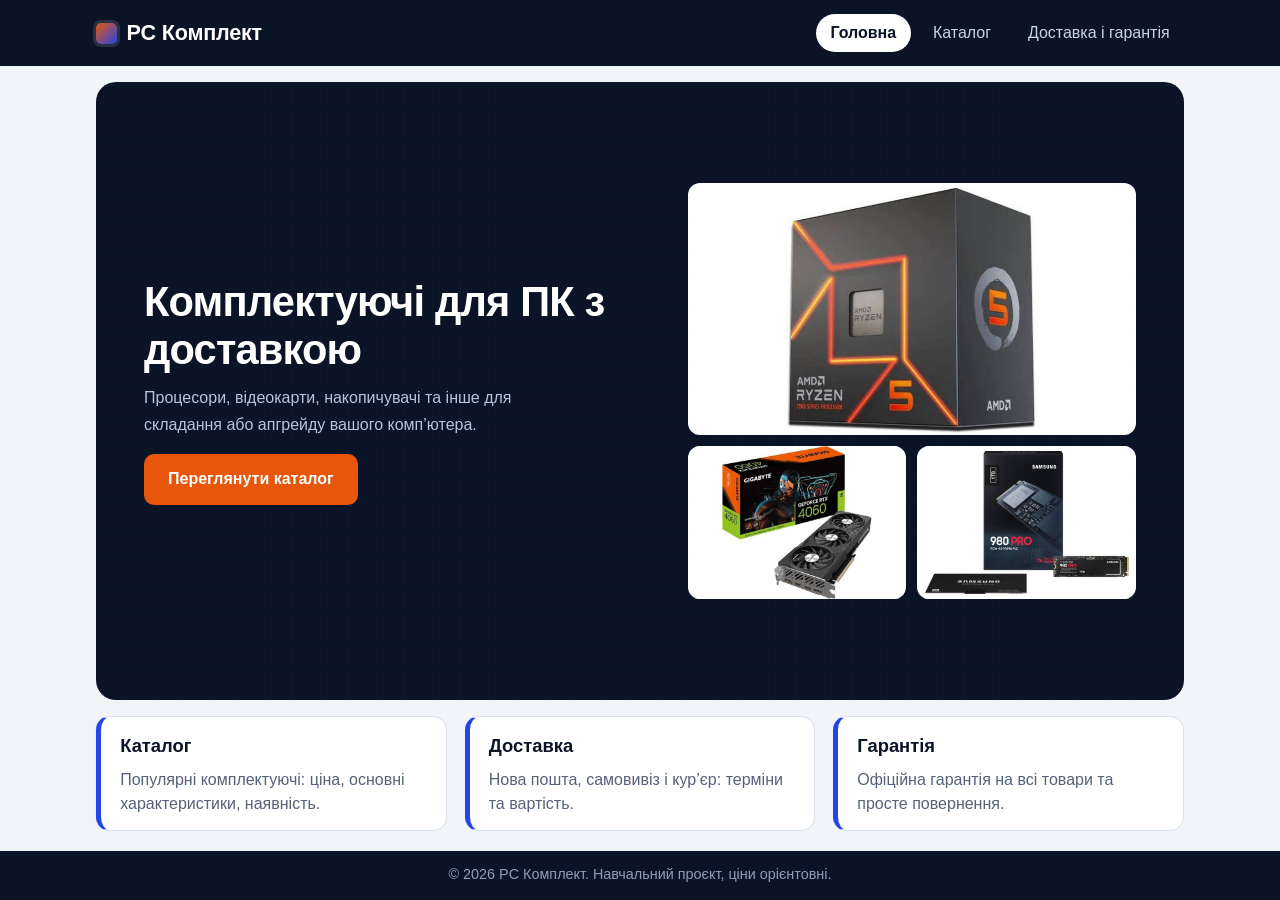
<file: index.html>
<!DOCTYPE html>
<html lang="uk">
<head>
<meta charset="UTF-8">
<meta name="viewport" content="width=device-width, initial-scale=1">
<title>Головна — PC Комплект</title>
<link rel="stylesheet" href="style.css">
</head>
<body class="home">
<header class="top">
<div class="top-wrap">
<div class="brand">PC Комплект</div>
<nav class="main-nav"><ul>
<li><a href="index.html" class="on" aria-current="page">Головна</a></li>
<li><a href="catalog.html">Каталог</a></li>
<li><a href="delivery.html">Доставка і гарантія</a></li>
</ul></nav>
</div>
</header>
<main class="content">
<section class="banner">
<div class="banner-text">
<h1>Комплектуючі для ПК з доставкою</h1>
<p>Процесори, відеокарти, накопичувачі та інше для складання або апгрейду вашого комп’ютера.</p>
<a class="action" href="catalog.html">Переглянути каталог</a>
</div>
<div class="shots">
<img src="images/ryzen-5-7600.jpg" alt="Процесор AMD Ryzen 5 7600 у коробці" width="640" height="480">
<img src="images/rtx-4060.jpg" alt="Відеокарта GeForce RTX 4060" width="640" height="480">
<img src="images/samsung-980-pro.jpg" alt="SSD Samsung 980 Pro" width="640" height="480">
</div>
</section>
<section class="info-grid">
<article class="box"><h2>Каталог</h2><p>Популярні комплектуючі: ціна, основні характеристики, наявність.</p></article>
<article class="box"><h2>Доставка</h2><p>Нова пошта, самовивіз і кур’єр: терміни та вартість.</p></article>
<article class="box"><h2>Гарантія</h2><p>Офіційна гарантія на всі товари та просте повернення.</p></article>
</section>
</main>
<footer class="bottom"><p>© 2026 PC Комплект. Навчальний проєкт, ціни орієнтовні.</p></footer>
</body>
</html>
</file>
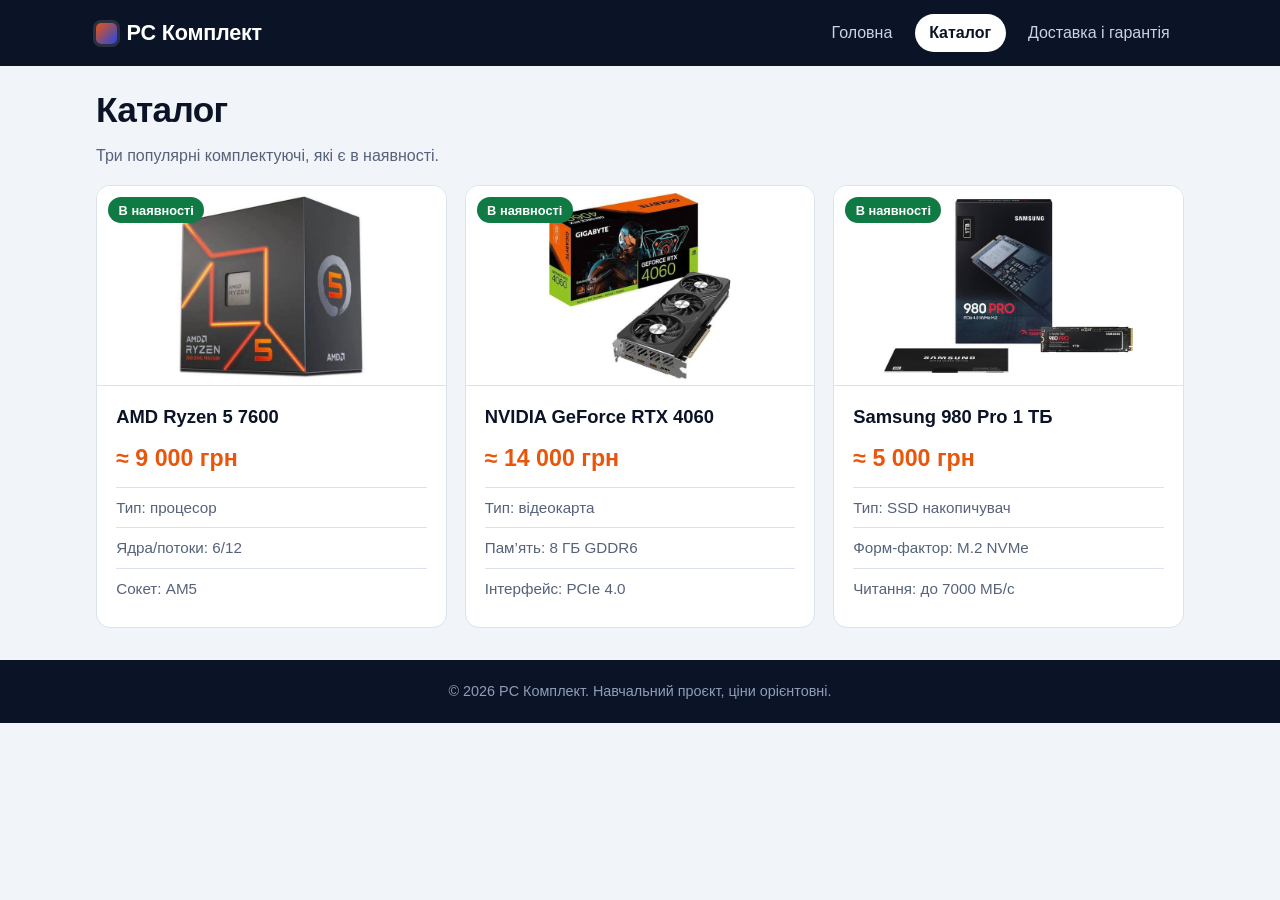
<file: catalog.html>
<!DOCTYPE html>
<html lang="uk">
<head>
<meta charset="UTF-8">
<meta name="viewport" content="width=device-width, initial-scale=1">
<title>Каталог — PC Комплект</title>
<link rel="stylesheet" href="style.css">
</head>
<body>
<header class="top">
<div class="top-wrap">
<div class="brand">PC Комплект</div>
<nav class="main-nav"><ul>
<li><a href="index.html">Головна</a></li>
<li><a href="catalog.html" class="on" aria-current="page">Каталог</a></li>
<li><a href="delivery.html">Доставка і гарантія</a></li>
</ul></nav>
</div>
</header>
<main class="content">
<h1>Каталог</h1>
<p>Три популярні комплектуючі, які є в наявності.</p>
<section class="goods-grid">
<article class="box goods"><div class="thumb"><span class="stock">В наявності</span><img src="images/ryzen-5-7600.jpg" alt="Процесор AMD Ryzen 5 7600" width="400" height="300" loading="lazy" onerror="this.remove()"></div><h2>AMD Ryzen 5 7600</h2><p class="cost">≈ 9 000 грн</p><ul><li>Тип: процесор</li><li>Ядра/потоки: 6/12</li><li>Сокет: AM5</li></ul></article>
<article class="box goods"><div class="thumb"><span class="stock">В наявності</span><img src="images/rtx-4060.jpg" alt="Відеокарта NVIDIA GeForce RTX 4060" width="400" height="300" loading="lazy" onerror="this.remove()"></div><h2>NVIDIA GeForce RTX 4060</h2><p class="cost">≈ 14 000 грн</p><ul><li>Тип: відеокарта</li><li>Пам’ять: 8 ГБ GDDR6</li><li>Інтерфейс: PCIe 4.0</li></ul></article>
<article class="box goods"><div class="thumb"><span class="stock">В наявності</span><img src="images/samsung-980-pro.jpg" alt="SSD накопичувач Samsung 980 Pro 1 ТБ" width="400" height="300" loading="lazy" onerror="this.remove()"></div><h2>Samsung 980 Pro 1 ТБ</h2><p class="cost">≈ 5 000 грн</p><ul><li>Тип: SSD накопичувач</li><li>Форм-фактор: M.2 NVMe</li><li>Читання: до 7000 МБ/с</li></ul></article>
</section>
</main>
<footer class="bottom"><p>© 2026 PC Комплект. Навчальний проєкт, ціни орієнтовні.</p></footer>
</body>
</html>
</file>
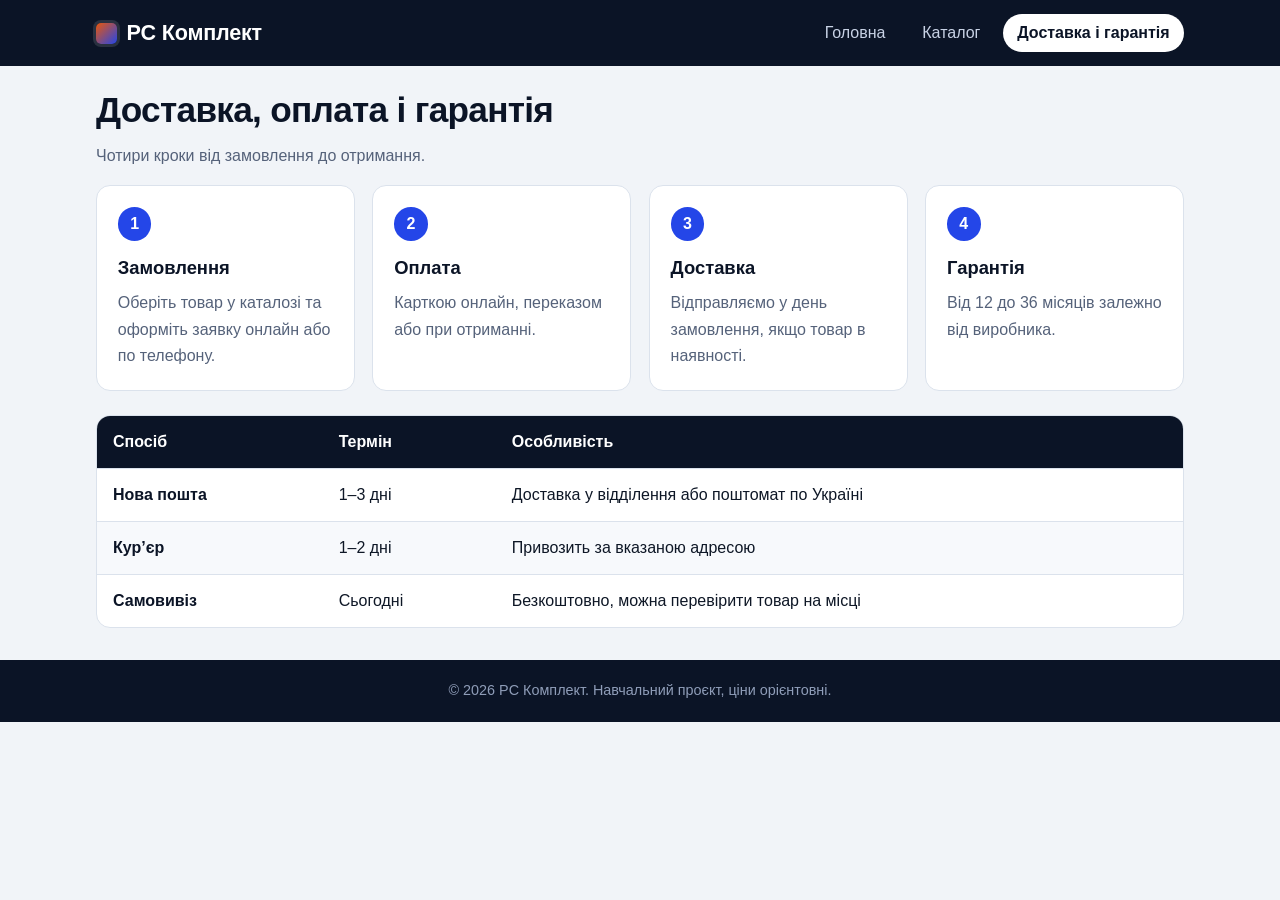
<file: delivery.html>
<!DOCTYPE html>
<html lang="uk">
<head>
<meta charset="UTF-8">
<meta name="viewport" content="width=device-width, initial-scale=1">
<title>Доставка і гарантія — PC Комплект</title>
<link rel="stylesheet" href="style.css">
</head>
<body>
<header class="top">
<div class="top-wrap">
<div class="brand">PC Комплект</div>
<nav class="main-nav"><ul>
<li><a href="index.html">Головна</a></li>
<li><a href="catalog.html">Каталог</a></li>
<li><a href="delivery.html" class="on" aria-current="page">Доставка і гарантія</a></li>
</ul></nav>
</div>
</header>
<main class="content">
<h1>Доставка, оплата і гарантія</h1>
<p>Чотири кроки від замовлення до отримання.</p>
<section class="steps-grid">
<article class="box"><h2>Замовлення</h2><p>Оберіть товар у каталозі та оформіть заявку онлайн або по телефону.</p></article>
<article class="box"><h2>Оплата</h2><p>Карткою онлайн, переказом або при отриманні.</p></article>
<article class="box"><h2>Доставка</h2><p>Відправляємо у день замовлення, якщо товар в наявності.</p></article>
<article class="box"><h2>Гарантія</h2><p>Від 12 до 36 місяців залежно від виробника.</p></article>
</section>
<div class="scroll"><table class="price-table">
<thead><tr><th>Спосіб</th><th>Термін</th><th>Особливість</th></tr></thead>
<tbody>
<tr><td>Нова пошта</td><td>1–3 дні</td><td>Доставка у відділення або поштомат по Україні</td></tr>
<tr><td>Кур’єр</td><td>1–2 дні</td><td>Привозить за вказаною адресою</td></tr>
<tr><td>Самовивіз</td><td>Сьогодні</td><td>Безкоштовно, можна перевірити товар на місці</td></tr>
</tbody></table></div>
</main>
<footer class="bottom"><p>© 2026 PC Комплект. Навчальний проєкт, ціни орієнтовні.</p></footer>
</body>
</html>
</file>
<file: style.css>
:root{--bg:#f1f4f8;--ink:#0e1726;--muted:#55627a;--line:#dbe2ec;--brand:#2446e8;--brand-dark:#1932b8;--hot:#e8560c;--card:#fff;--deep:#0b1426}
*{box-sizing:border-box;margin:0;padding:0}
body{font-family:"Segoe UI","Helvetica Neue",Arial,sans-serif;line-height:1.65;color:var(--ink);background:var(--bg)}
a{color:var(--brand)}
img,svg{max-width:100%}
a:focus-visible{outline:3px solid var(--hot);outline-offset:3px}

/* Шапка і меню (Flexbox) */
.top{position:sticky;top:0;z-index:10;background:var(--deep);color:#fff}
.top-wrap{display:flex;flex-direction:column;align-items:center;gap:.6rem;padding:.9rem 1rem}
.brand{display:flex;align-items:center;gap:.6rem;font-size:1.35rem;font-weight:800;letter-spacing:-.01em}
.brand::before{content:"";width:1.3rem;height:1.3rem;border-radius:5px;background:linear-gradient(135deg,var(--hot),var(--brand));box-shadow:0 0 0 3px rgba(255,255,255,.12)}
.main-nav ul{list-style:none;display:flex;flex-wrap:wrap;justify-content:center;gap:.3rem .5rem}
.main-nav a{display:block;color:#c9d3e6;text-decoration:none;padding:.35rem .9rem;border-radius:999px;transition:background .2s,color .2s}
.main-nav a:hover{background:rgba(255,255,255,.12);color:#fff}
.main-nav a.on{background:#fff;color:var(--deep);font-weight:600}

.content{max-width:1120px;margin:0 auto;padding:1.5rem 1rem 2rem}
h1{font-size:1.8rem;line-height:1.15;letter-spacing:-.02em;margin-bottom:.75rem;color:var(--deep)}
h2{font-size:1.15rem;margin-bottom:.4rem;color:var(--deep)}
p{margin-bottom:1rem;color:var(--muted)}
.content>h1+p{max-width:60ch}

/* Головна */
.banner{display:grid;grid-template-columns:1fr;gap:1.5rem;align-items:center;padding:1.6rem 1.2rem;margin-bottom:1.5rem;border-radius:20px;color:#fff;
  background:linear-gradient(rgba(11,20,38,.88),rgba(11,20,38,.88)),repeating-linear-gradient(0deg,#1b2a4a 0 1px,transparent 1px 28px),repeating-linear-gradient(90deg,#1b2a4a 0 1px,transparent 1px 28px);background-color:var(--deep)}
.banner h1{color:#fff;font-size:2rem}
.banner p{color:#b8c4dc;max-width:46ch}
.action{display:inline-block;background:var(--hot);color:#fff;padding:.75rem 1.5rem;border-radius:10px;text-decoration:none;font-weight:700;transition:background .2s}
.action:hover{background:#c94806}
.shots{display:grid;grid-template-columns:1fr 1fr;gap:.7rem}
.shots img{display:block;width:100%;height:auto;aspect-ratio:4/3;object-fit:cover;border-radius:12px;background:#fff}
.shots img:first-child{grid-column:1/-1}

.info-grid,.goods-grid,.steps-grid{display:grid;grid-template-columns:1fr;gap:1.1rem}
.box{background:var(--card);padding:1.3rem;border-radius:14px;border:1px solid var(--line)}
.info-grid .box{border-left:5px solid var(--brand)}
.box p:last-child{margin-bottom:0}

/* Каталог */
.goods{position:relative;padding:0;overflow:hidden}
.goods .thumb{position:relative;height:200px;background:linear-gradient(135deg,var(--deep),var(--brand));border-bottom:1px solid var(--line)}
.goods .thumb img{display:block;width:100%;height:100%;object-fit:contain;background:#fff;padding:.4rem}
.stock{position:absolute;z-index:1;top:.7rem;left:.7rem;background:#0f7a43;color:#fff;font-size:.8rem;font-weight:600;padding:.15rem .65rem;border-radius:999px}
.goods h2,.goods .cost,.goods ul{margin-left:1.2rem;margin-right:1.2rem}
.goods h2{margin-top:1rem}
.cost{font-size:1.45rem;font-weight:800;color:var(--hot);margin-bottom:.6rem}
.goods ul{list-style:none;font-size:.95rem;margin-bottom:1.2rem;color:var(--muted)}
.goods li{padding:.45rem 0;border-top:1px solid var(--line)}

/* Доставка: кроки з нумерацією і таблиця */
.steps-grid{counter-reset:step}
.steps-grid .box{counter-increment:step}
.steps-grid .box::before{content:counter(step);display:flex;align-items:center;justify-content:center;width:2.1rem;height:2.1rem;margin-bottom:.8rem;border-radius:50%;background:var(--brand);color:#fff;font-weight:700}
.scroll{overflow-x:auto;margin-top:1.5rem;border:1px solid var(--line);border-radius:14px;background:var(--card)}
.price-table{width:100%;border-collapse:collapse;min-width:480px}
.price-table th,.price-table td{padding:.8rem 1rem;text-align:left;border-bottom:1px solid var(--line)}
.price-table th{background:var(--deep);color:#fff;font-weight:600}
.price-table td:first-child{font-weight:700;color:var(--deep)}
.price-table tbody tr:last-child td{border-bottom:0}
.price-table tbody tr:nth-child(even){background:#f7f9fc}

.bottom{background:var(--deep);color:#8f9db8;text-align:center;padding:1.2rem 1rem}
.bottom p{margin:0;color:inherit;font-size:.9rem}

@media (prefers-reduced-motion:reduce){*{transition:none!important}}

/* Планшет */
@media (min-width:640px){
  .info-grid,.goods-grid,.steps-grid{grid-template-columns:repeat(2,1fr)}
  h1{font-size:2.2rem}
  .banner{padding:2.2rem 2rem}
  .banner h1{font-size:2.5rem}
}
/* Десктоп */
@media (min-width:1000px){
  .top-wrap{flex-direction:row;justify-content:space-between;max-width:1120px;margin:0 auto}
  .info-grid,.goods-grid{grid-template-columns:repeat(3,1fr)}
  .steps-grid{grid-template-columns:repeat(4,1fr)}
  .banner{grid-template-columns:1.05fr .95fr;gap:3rem;padding:3.5rem 3rem}
  .banner h1{font-size:3rem}
}

/* Головна на десктопі: усе вміщується в один екран без скролу */
@media (min-width:1000px){
  .home{min-height:100vh;min-height:100dvh;display:flex;flex-direction:column}
  .home .content{flex:1;display:flex;flex-direction:column;width:100%;padding:1rem 1rem 1.2rem}
  .home .banner{flex:1;margin-bottom:1rem;padding:1.5rem 3rem}
  .home .banner h1{font-size:2.6rem}
  .home .shots img{aspect-ratio:auto;height:17vh;object-fit:contain}
  .home .shots img:first-child{height:28vh}
  .home .info-grid .box{padding:.9rem 1.2rem}
  .home .info-grid p{margin-bottom:0;line-height:1.5}
  .home .bottom{padding:.8rem 1rem}
}
</file>
